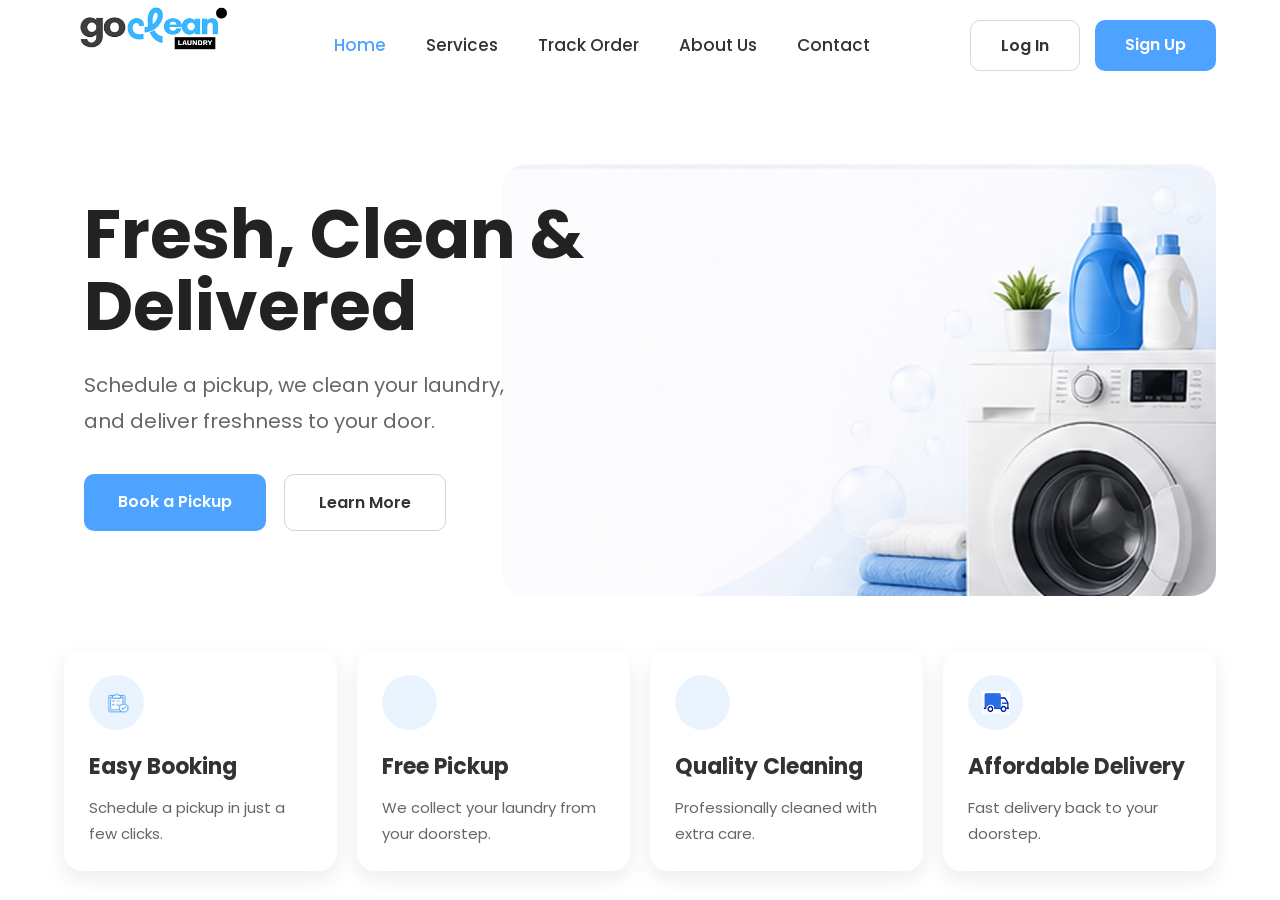
<file: index.html>
<!DOCTYPE html>
<html lang="en">
<head>
    <meta charset="UTF-8">
    <meta name="viewport" content="width=device-width, initial-scale=1.0">
    <title>GoClean Laundry</title>

    <!-- Google Font -->
    <link rel="preconnect" href="https://fonts.googleapis.com">
    <link rel="preconnect" href="https://fonts.gstatic.com" crossorigin>

    <link href="https://fonts.googleapis.com/css2?family=Poppins:wght@300;400;500;600;700;800&display=swap" rel="stylesheet">

    <link rel="stylesheet" href="css/style.css">
</head>

<body>

<div class="container">

    <!-- ================= HEADER ================= -->

    <header class="header">

        <div class="logo">

            <img src="images/logo.png" alt="GoClean Logo">

        </div>

        <nav class="navbar">

            <ul>

                <li><a href="index.html" class="active">Home</a></li>

                <li><a href="services.html">Services</a></li>

                <li><a href="track-order.html">Track Order</a></li>

                <li><a href="about.html">About Us</a></li>

                <li><a href="contact.html">Contact</a></li>

            </ul>

        </nav>

        <div class="nav-buttons">

            <a href="login.html" class="login-btn">Log In</a>

            <a href="signup.html" class="signup-btn">Sign Up</a>

        </div>

    </header>

    <!-- ================= HERO ================= -->

    <section class="hero">

        <!-- Image -->

        <div class="hero-image">

            <img src="images/washing-machine.3.png" alt="Laundry Service">

        </div>

        <!-- Text -->

        <div class="hero-text">

            <h1>

                Fresh, Clean &
                <br>
                Delivered

            </h1>

            <p>

                Schedule a pickup, we clean your laundry,
                and deliver freshness to your door.

            </p>

            <div class="hero-buttons">

                <a href="#" class="primary-btn">

                    Book a Pickup

                </a>

                <a href="#" class="secondary-btn">

                    Learn More

                </a>

            </div>

        </div>

    </section>

    <!-- ================= FEATURES ================= -->

    <section class="features">

        <div class="feature-card">

            <div class="feature-icon">

                <img src="images/booking.png" alt="Easy Booking">

            </div>

            <h3>Easy Booking</h3>

            <p>

                Schedule a pickup in just a few clicks.

            </p>

        </div>

        <div class="feature-card">

            <div class="feature-icon"></div>

            <h3>Free Pickup</h3>

            <p>

                We collect your laundry from your doorstep.

            </p>

        </div>

        <div class="feature-card">

            <div class="feature-icon"></div>

            <h3>Quality Cleaning</h3>

            <p>

                Professionally cleaned with extra care.

            </p>

        </div>

        <div class="feature-card">

            <div class="feature-icon">

                <img src="images/delivery.png" alt="Affordable Delivery">

            </div>

            <h3>Affordable Delivery</h3>

            <p>

                Fast delivery back to your doorstep.

            </p>

        </div>

    </section>

</div>

</body>
</html>
</file>
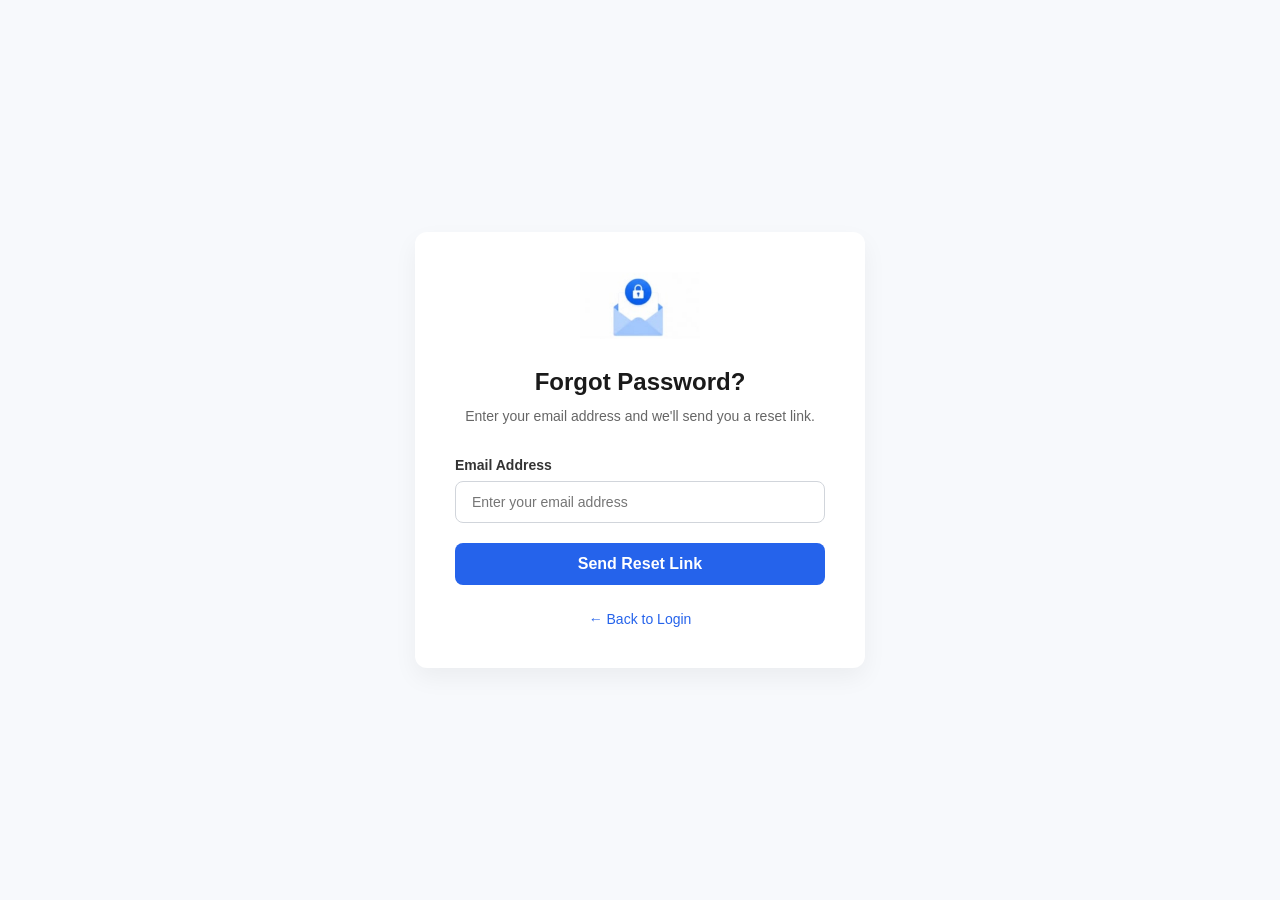
<file: forgot-password.html>
<!DOCTYPE html>
<html lang="en">
<head>
    <meta charset="UTF-8">
    <title>Forgot Password - GoClean</title>
    <style>
        body {
            display: flex;
            justify-content: center;
            align-items: center;
            height: 100vh;
            margin: 0;
            background-color: #f7f9fc;
            font-family: -apple-system, BlinkMacSystemFont, "Segoe UI", Roboto, Helvetica, Arial, sans-serif;
        }
        .auth-card {
            width: 450px;
            padding: 40px;
            background: #ffffff;
            box-shadow: 0 10px 25px rgba(0, 0, 0, 0.05);
            border-radius: 12px;
            box-sizing: border-box;
        }
        .image-container {
            text-align: center;
            margin-bottom: 25px;
        }
        .image-container img {
            width: 120px;
            height: auto;
        }
        .auth-card h2 {
            text-align: center;
            margin: 0 0 10px 0;
            color: #1a1a1a;
            font-size: 24px;
        }
        .auth-card p {
            text-align: center;
            margin: 0 0 30px 0;
            color: #666666;
            font-size: 14px;
            line-height: 1.5;
        }
        .input-group {
            margin-bottom: 20px;
        }
        .input-group label {
            display: block;
            margin-bottom: 8px;
            font-weight: 600;
            color: #333333;
            font-size: 14px;
        }
        .input-group input {
            width: 100%;
            padding: 12px 16px;
            border: 1px solid #d1d5db;
            border-radius: 8px;
            box-sizing: border-box;
            font-size: 14px;
            outline: none;
            transition: border-color 0.2s;
        }
        .input-group input:focus {
            border-color: #2563eb;
        }
        .btn {
            width: 100%;
            padding: 12px;
            background-color: #2563eb;
            border: none;
            color: white;
            font-size: 16px;
            font-weight: 600;
            border-radius: 8px;
            cursor: pointer;
            transition: background-color 0.2s;
        }
        .btn:hover {
            background-color: #1d4ed8;
        }
        .login-redirect {
            text-align: center;
            margin-top: 25px;
        }
        .login-redirect a {
            color: #2563eb;
            text-decoration: none;
            font-size: 14px;
            font-weight: 500;
        }
        .login-redirect a:hover {
            text-decoration: underline;
        }
    </style>
</head>
<body>

<div class="auth-card">
    <div class="image-container">
        <img src="images/password.png" alt="Lock illustration">
    </div>

    <h2>Forgot Password?</h2>
    <p>Enter your email address and we'll send you a reset link.</p>

    <form action="reset-password.html" method="GET">
        <div class="input-group">
            <label for="email">Email Address</label>
            <input type="email" id="email" name="email" required placeholder="Enter your email address">
        </div>
        <button type="submit" class="btn">Send Reset Link</button>
    </form>

    <div class="login-redirect">
        <a href="login.html">&larr; Back to Login</a>
    </div>
</div>

</body>
</html>
</file>
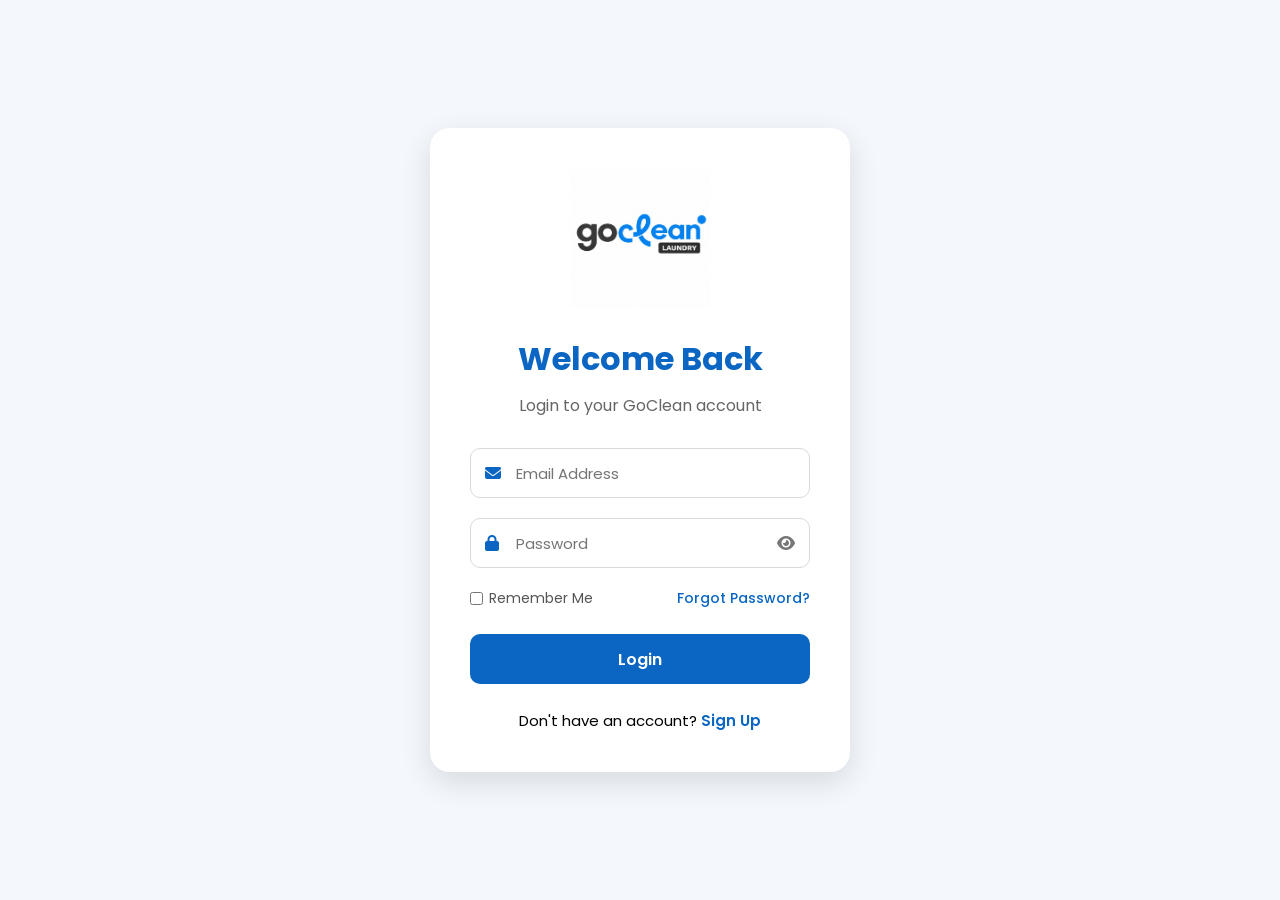
<file: login.html>
<!DOCTYPE html>

<html lang="en">

<head>

    <meta charset="UTF-8">
    <meta name="viewport" content="width=device-width, initial-scale=1.0">

    <title>GoClean | Login</title>

    <!-- CSS -->
    <link rel="stylesheet" href="css/login.css">

    <!-- Font Awesome -->
    <link rel="stylesheet"
        href="https://cdnjs.cloudflare.com/ajax/libs/font-awesome/6.7.2/css/all.min.css">

</head>

<body>

    <div class="container">

        <div class="login-card">

            <img src="js/images/goclean.jpeg" alt="GoClean Logo" class="logo">

            <h1>Welcome Back</h1>

            <p>Login to your GoClean account</p>

            <form id="loginForm">

                <div class="input-box">

                    <i class="fa-solid fa-envelope"></i>

                    <input
                        type="email"
                        id="email"
                        placeholder="Email Address"
                        required>

                </div>


                <div class="input-box password-box">

                    <i class="fa-solid fa-lock"></i>

                    <input
                        type="password"
                        id="password"
                        placeholder="Password"
                        required>

                    <i
                        class="fa-solid fa-eye"
                        id="togglePassword"></i>

                </div>


                <div class="options">

                    <label>

                        <input type="checkbox">

                        Remember Me

                    </label>

                    <a href="forgot-password.html">
                        Forgot Password?
                    </a>

                </div>


                <button type="submit">
                    Login
                </button>

            </form>


            <div class="signup-link">

                Don't have an account?

                <a href="signup.html">
                    Sign Up
                </a>

            </div>

        </div>

    </div>


    <script src="js/login.js"></script>

</body>

</html>
</file>
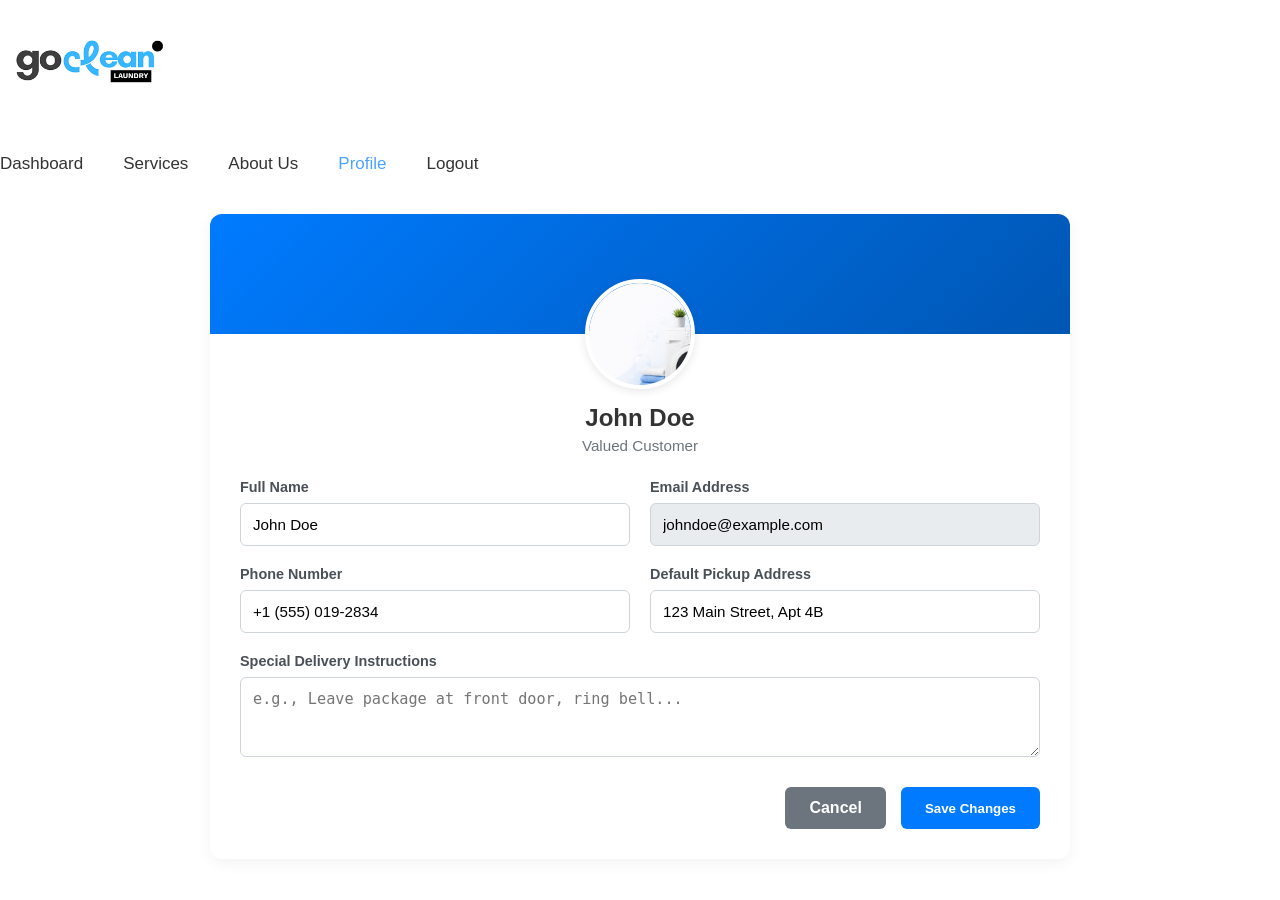
<file: profile.html>
<!-- profile.html -->
<!DOCTYPE html>
<html lang="en">
<head>
  <meta charset="UTF-8">
  <meta name="viewport" content="width=device-width, initial-scale=1.0">
  <title>User Profile - GoClean</title>
  <link rel="stylesheet" href="css/style.css">
  <link rel="stylesheet" href="css/dashboard.css">
  <style>
    /* Profile-specific layout & enhancements matching theme */
    .profile-container {
      max-width: 900px;
      margin: 40px auto;
      padding: 0 20px;
    }
    
    .profile-card {
      background: #ffffff;
      border-radius: 12px;
      box-shadow: 0 4px 15px rgba(0, 0, 0, 0.05);
      overflow: hidden;
      margin-bottom: 30px;
    }

    .profile-header-banner {
      background: linear-gradient(135deg, #007bff, #0056b3);
      height: 120px;
      position: relative;
    }

    .profile-avatar-wrapper {
      position: relative;
      width: 110px;
      height: 110px;
      margin: -55px auto 15px;
    }

    .profile-avatar {
      width: 100%;
      height: 100%;
      border-radius: 50%;
      border: 4px solid #ffffff;
      object-fit: cover;
      background-color: #f0f4f8;
      box-shadow: 0 2px 10px rgba(0,0,0,0.1);
    }

    .profile-body {
      padding: 0 30px 30px;
      text-align: center;
    }

    .profile-body h2 {
      margin: 5px 0;
      color: #333333;
      font-size: 1.5rem;
    }

    .profile-body p.role {
      color: #6c757d;
      font-size: 0.95rem;
      margin-bottom: 25px;
    }

    .form-grid {
      display: grid;
      grid-template-columns: repeat(auto-fit, minmax(280px, 1fr));
      gap: 20px;
      text-align: left;
    }

    .form-group {
      display: flex;
      flex-direction: column;
    }

    .form-group label {
      font-weight: 600;
      margin-bottom: 8px;
      color: #495057;
      font-size: 0.9rem;
    }

    .form-group input,
    .form-group textarea {
      padding: 12px;
      border: 1px solid #ced4da;
      border-radius: 6px;
      font-size: 0.95rem;
      transition: border-color 0.2s ease;
    }

    .form-group input:focus,
    .form-group textarea:focus {
      outline: none;
      border-color: #007bff;
    }

    .form-group input[readonly] {
      background-color: #e9ecef;
      cursor: not-allowed;
    }

    .action-buttons {
      margin-top: 30px;
      display: flex;
      justify-content: flex-end;
      gap: 15px;
    }

    .btn-save {
      background-color: #007bff;
      color: #ffffff;
      border: none;
      padding: 12px 24px;
      border-radius: 6px;
      font-weight: 600;
      cursor: pointer;
      transition: background-color 0.2s ease;
    }

    .btn-save:hover {
      background-color: #0056b3;
    }

    .btn-cancel {
      background-color: #6c757d;
      color: #ffffff;
      border: none;
      padding: 12px 24px;
      border-radius: 6px;
      font-weight: 600;
      cursor: pointer;
      text-decoration: none;
      display: inline-block;
    }

    .btn-cancel:hover {
      background-color: #5a6268;
    }
  </style>
</head>
<body>

  <!-- Navigation Bar -->
  <header class="navbar">
    <div class="logo">
      <a href="dashboard.html">
        <img src="images/logo.png" alt="GoClean Logo">
      </a>
    </div>
    <nav>
      <ul>
        <li><a href="dashboard.html">Dashboard</a></li>
        <li><a href="services.html">Services</a></li>
        <li><a href="about-us.html">About Us</a></li>
        <li><a href="profile.html" class="active">Profile</a></li>
        <li><a href="login.html" class="logout-btn">Logout</a></li>
      </ul>
    </nav>
  </header>

  <!-- Main Profile Section -->
  <main class="profile-container">
    <div class="profile-card">
      <div class="profile-header-banner"></div>
      
      <div class="profile-body">
        <div class="profile-avatar-wrapper">
          <img src="images/washing-machine.3.png" alt="User Avatar" class="profile-avatar" id="avatarPreview">
        </div>
        
        <h2 id="displayName">John Doe</h2>
        <p class="role">Valued Customer</p>

        <form id="profileForm">
          <div class="form-grid">
            <div class="form-group">
              <label for="fullName">Full Name</label>
              <input type="text" id="fullName" name="fullName" value="John Doe" required>
            </div>

            <div class="form-group">
              <label for="email">Email Address</label>
              <input type="email" id="email" name="email" value="johndoe@example.com" readonly>
            </div>

            <div class="form-group">
              <label for="phone">Phone Number</label>
              <input type="tel" id="phone" name="phone" value="+1 (555) 019-2834" required>
            </div>

            <div class="form-group">
              <label for="pickupAddress">Default Pickup Address</label>
              <input type="text" id="pickupAddress" name="pickupAddress" value="123 Main Street, Apt 4B" required>
            </div>

            <div class="form-group" style="grid-column: 1 / -1;">
              <label for="instructions">Special Delivery Instructions</label>
              <textarea id="instructions" name="instructions" rows="3" placeholder="e.g., Leave package at front door, ring bell..."></textarea>
            </div>
          </div>

          <div class="action-buttons">
            <a href="dashboard.html" class="btn-cancel">Cancel</a>
            <button type="submit" class="btn-save">Save Changes</button>
          </div>
        </form>
      </div>
    </div>
  </main>

  <script>
    // Handle Profile Update UI interactions
    document.getElementById('profileForm').addEventListener('submit', function(e) {
      e.preventDefault();
      
      const updatedName = document.getElementById('fullName').value;
      document.getElementById('displayName').textContent = updatedName;
      
      alert('Profile updated successfully!');
    });
  </script>
</body>
</html>
</file>
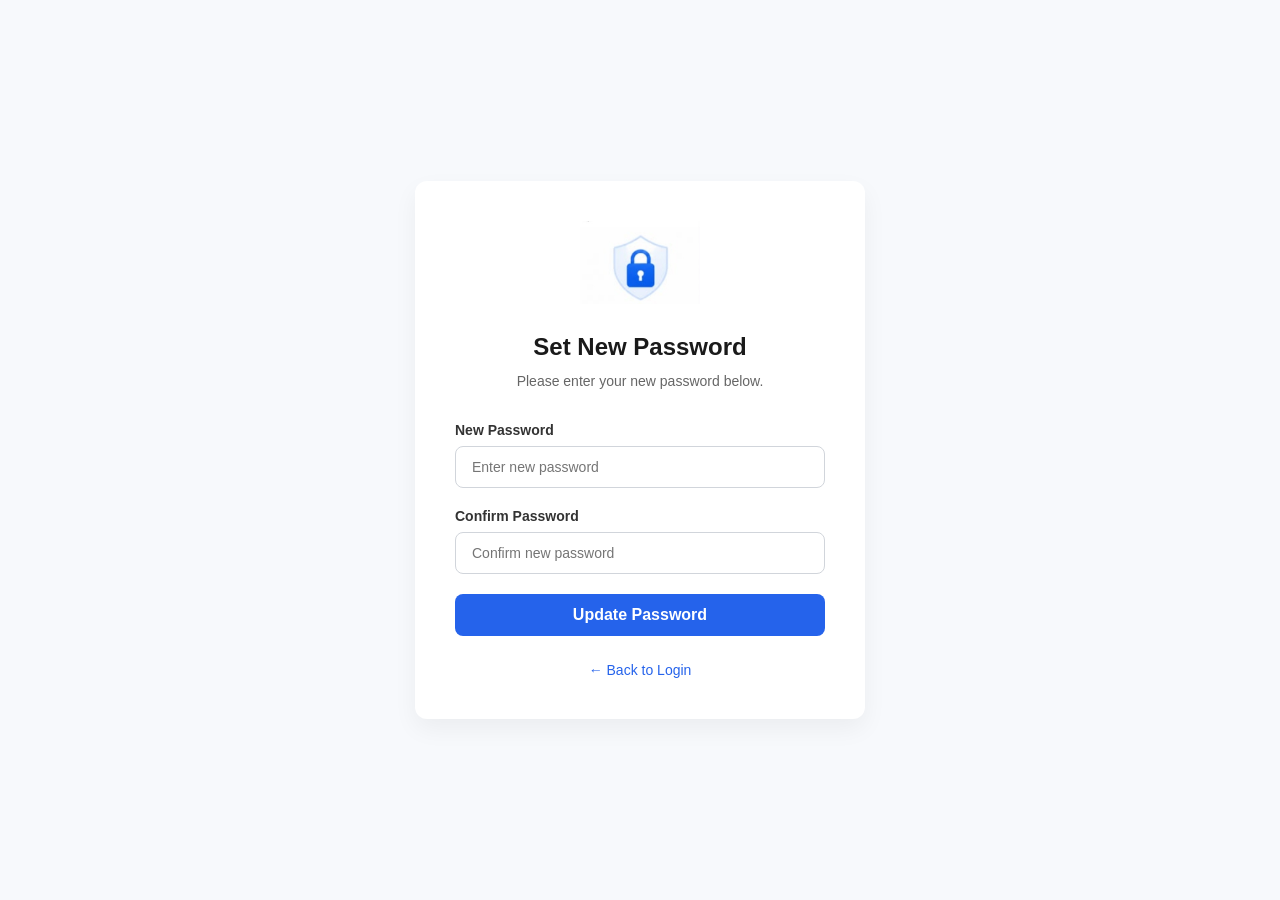
<file: reset-password.html>
<!DOCTYPE html>
<html lang="en">
<head>
    <meta charset="UTF-8">
    <title>Reset Password - GoClean</title>
    <style>
        body {
            display: flex;
            justify-content: center;
            align-items: center;
            height: 100vh;
            margin: 0;
            background-color: #f7f9fc;
            font-family: -apple-system, BlinkMacSystemFont, "Segoe UI", Roboto, Helvetica, Arial, sans-serif;
        }
        .auth-card {
            width: 450px;
            padding: 40px;
            background: #ffffff;
            box-shadow: 0 10px 25px rgba(0, 0, 0, 0.05);
            border-radius: 12px;
            box-sizing: border-box;
        }
        .image-container {
            text-align: center;
            margin-bottom: 25px;
        }
        .image-container img {
            width: 120px;
            height: auto;
        }
        .auth-card h2 {
            text-align: center;
            margin: 0 0 10px 0;
            color: #1a1a1a;
            font-size: 24px;
        }
        .auth-card p {
            text-align: center;
            margin: 0 0 30px 0;
            color: #666666;
            font-size: 14px;
            line-height: 1.5;
        }
        .input-group {
            margin-bottom: 20px;
        }
        .input-group label {
            display: block;
            margin-bottom: 8px;
            font-weight: 600;
            color: #333333;
            font-size: 14px;
        }
        .input-group input {
            width: 100%;
            padding: 12px 16px;
            border: 1px solid #d1d5db;
            border-radius: 8px;
            box-sizing: border-box;
            font-size: 14px;
            outline: none;
            transition: border-color 0.2s;
        }
        .input-group input:focus {
            border-color: #2563eb;
        }
        .btn {
            width: 100%;
            padding: 12px;
            background-color: #2563eb;
            border: none;
            color: white;
            font-size: 16px;
            font-weight: 600;
            border-radius: 8px;
            cursor: pointer;
            transition: background-color 0.2s;
        }
        .btn:hover {
            background-color: #1d4ed8;
        }
        .login-redirect {
            text-align: center;
            margin-top: 25px;
        }
        .login-redirect a {
            color: #2563eb;
            text-decoration: none;
            font-size: 14px;
            font-weight: 500;
        }
        .login-redirect a:hover {
            text-decoration: underline;
        }
    </style>
</head>
<body>

<div class="auth-card">
    <div class="image-container">
        <img src="images/reset.png" alt="Reset password illustration">
    </div>

    <h2>Set New Password</h2>
    <p>Please enter your new password below.</p>

    <form action="login.html" method="GET">
        <div class="input-group">
            <label for="new-password">New Password</label>
            <input type="password" id="new-password" name="password" required placeholder="Enter new password">
        </div>

        <div class="input-group">
            <label for="confirm-password">Confirm Password</label>
            <input type="password" id="confirm-password" name="confirm_password" required placeholder="Confirm new password">
        </div>

        <button type="submit" class="btn">Update Password</button>
    </form>

    <div class="login-redirect">
        <a href="login.html">&larr; Back to Login</a>
    </div>
</div>

</body>
</html>
</file>
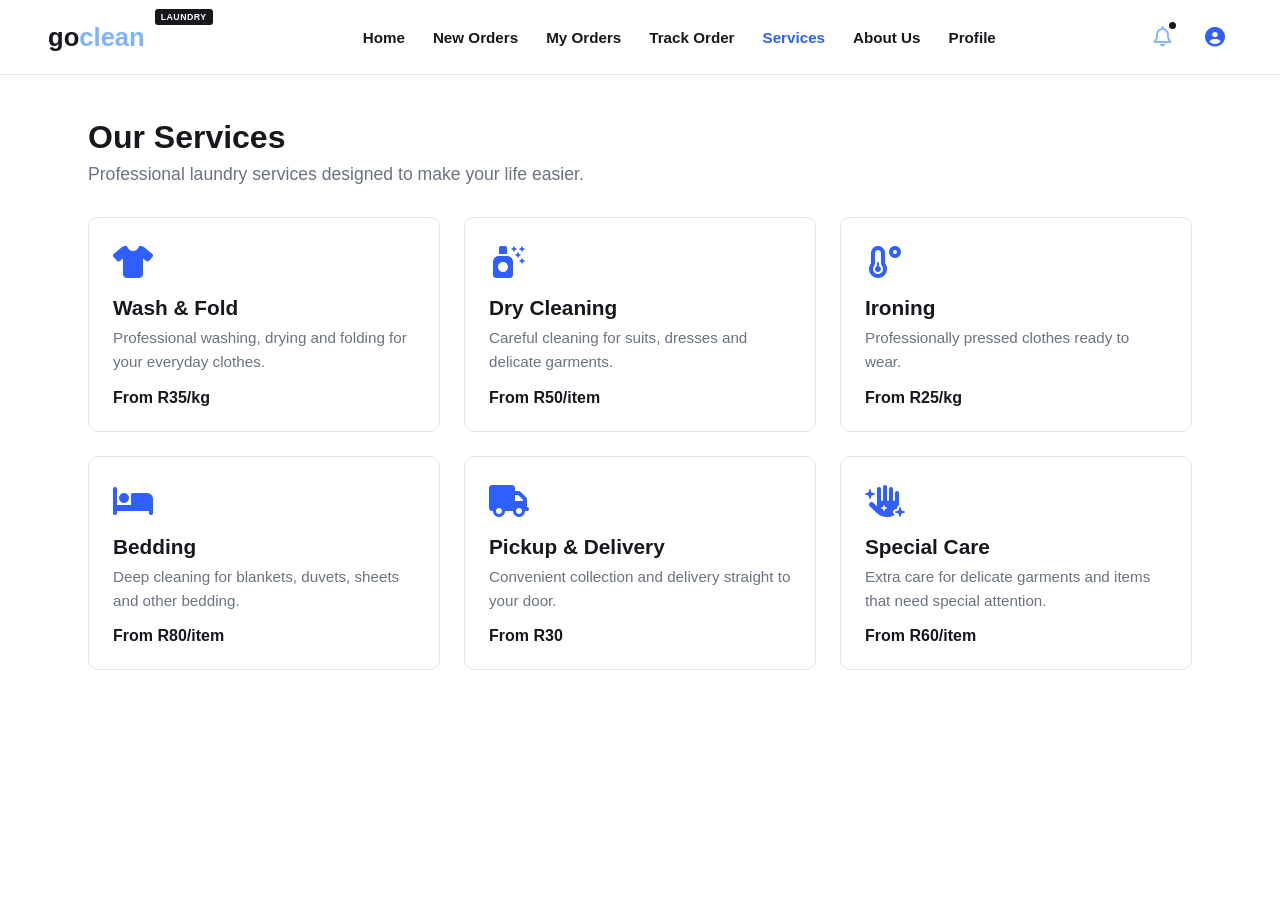
<file: services.html>
<!DOCTYPE html>
<html lang="en">

<head>
    <meta charset="UTF-8">
    <meta name="viewport" content="width=device-width, initial-scale=1.0">

    <title>Services | GoClean</title>

    <link rel="stylesheet" href="css/services.css">

    <!-- Font Awesome -->
    <link rel="stylesheet"
        href="https://cdnjs.cloudflare.com/ajax/libs/font-awesome/6.7.2/css/all.min.css">
</head>

<body>

<div class="container">

    <!-- ================= HEADER ================= -->

    <header class="site-header">

        <a href="dashboard.html" class="logo">
            <span>go<span class="logo-accent">clean</span></span>
            <span class="logo-badge">LAUNDRY</span>
        </a>

        <nav class="main-nav">

            <a href="dashboard.html">Home</a>

            <a href="order.html">New Orders</a>

            <a href="my-orders.html">My Orders</a>

            <a href="track-order.html">Track Order</a>

            <a href="services.html" class="active">Services</a>

            <a href="about-us.html">About Us</a>

            <a href="profile.html">Profile</a>

        </nav>

        <div class="header-icons">

            <button class="icon-btn" aria-label="Notifications">
                <i class="fa-regular fa-bell"></i>
                <span class="notif-dot"></span>
            </button>

            <a href="profile.html"
               class="icon-btn"
               aria-label="Profile">

                <i class="fa-solid fa-circle-user"></i>

            </a>

        </div>

    </header>


    <!-- ================= SERVICES ================= -->

    <main class="services-page">

        <h1>Our Services</h1>

        <p class="subtitle">
            Professional laundry services designed to make your life easier.
        </p>


        <div class="services-grid">


            <!-- WASH & FOLD -->

            <div class="service-card">

                <div class="icon">
                    <i class="fa-solid fa-shirt"></i>
                </div>

                <h2>Wash & Fold</h2>

                <p class="desc">
                    Professional washing, drying and folding for your everyday clothes.
                </p>

                <p class="price">
                    From R35/kg
                </p>

            </div>


            <!-- DRY CLEANING -->

            <div class="service-card">

                <div class="icon">
                    <i class="fa-solid fa-spray-can-sparkles"></i>
                </div>

                <h2>Dry Cleaning</h2>

                <p class="desc">
                    Careful cleaning for suits, dresses and delicate garments.
                </p>

                <p class="price">
                    From R50/item
                </p>

            </div>


            <!-- IRONING -->

            <div class="service-card">

                <div class="icon">
                    <i class="fa-solid fa-temperature-low"></i>
                </div>

                <h2>Ironing</h2>

                <p class="desc">
                    Professionally pressed clothes ready to wear.
                </p>

                <p class="price">
                    From R25/kg
                </p>

            </div>


            <!-- BEDDING -->

            <div class="service-card">

                <div class="icon">
                    <i class="fa-solid fa-bed"></i>
                </div>

                <h2>Bedding</h2>

                <p class="desc">
                    Deep cleaning for blankets, duvets, sheets and other bedding.
                </p>

                <p class="price">
                    From R80/item
                </p>

            </div>


            <!-- PICKUP & DELIVERY -->

            <div class="service-card">

                <div class="icon">
                    <i class="fa-solid fa-truck"></i>
                </div>

                <h2>Pickup & Delivery</h2>

                <p class="desc">
                    Convenient collection and delivery straight to your door.
                </p>

                <p class="price">
                    From R30
                </p>

            </div>


            <!-- SPECIAL CARE -->

            <div class="service-card">

                <div class="icon">
                    <i class="fa-solid fa-hand-sparkles"></i>
                </div>

                <h2>Special Care</h2>

                <p class="desc">
                    Extra care for delicate garments and items that need special attention.
                </p>

                <p class="price">
                    From R60/item
                </p>

            </div>

        </div>

    </main>

</div>

</body>
</html>
</file>
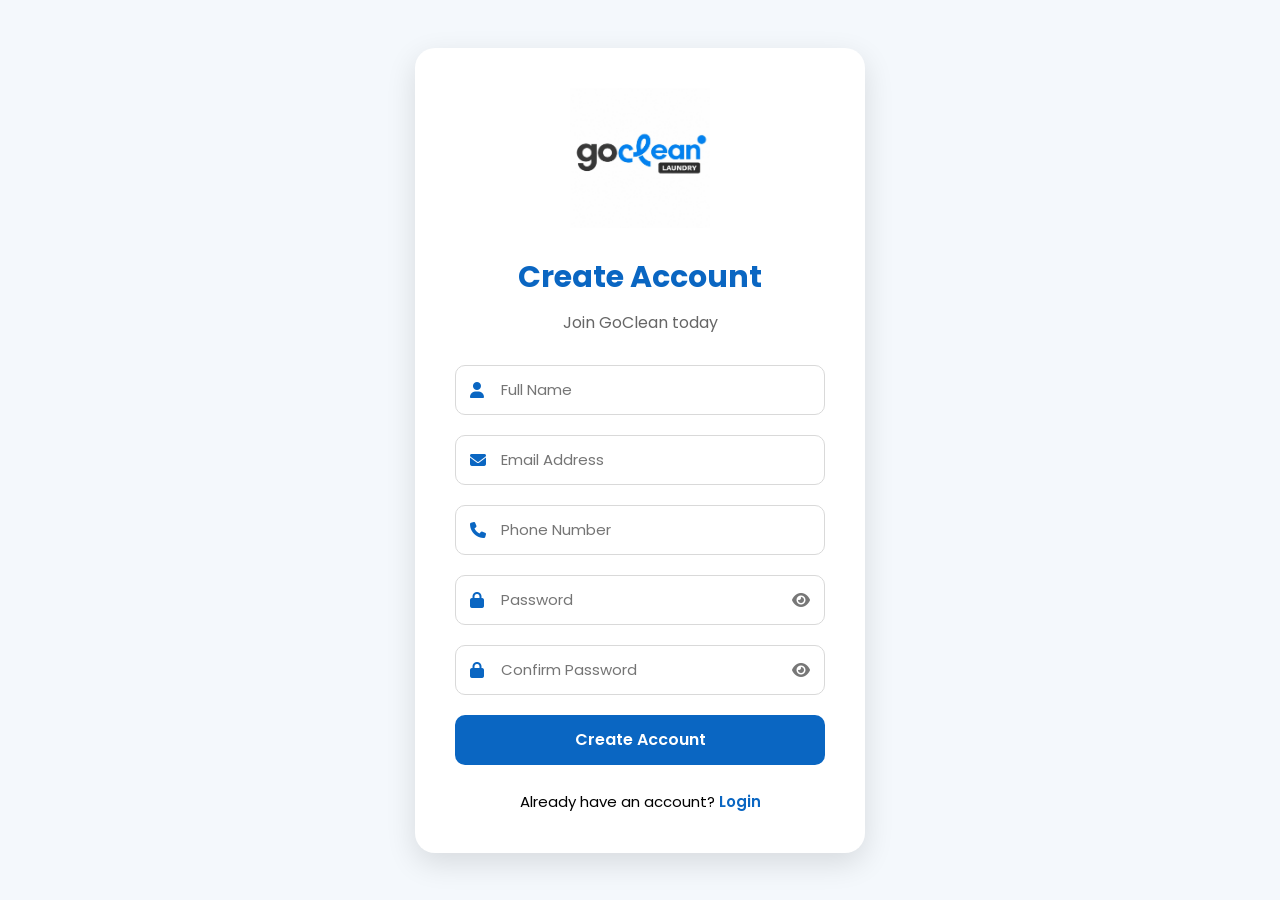
<file: signup.html>
<!DOCTYPE html>
<html lang="en">

<head>
    <meta charset="UTF-8">
    <meta name="viewport" content="width=device-width, initial-scale=1.0">
    <title>GoClean | Sign Up</title>

    <!-- CSS -->
    <link rel="stylesheet" href="css/signup.css">

    <!-- Font Awesome -->
    <link rel="stylesheet"
        href="https://cdnjs.cloudflare.com/ajax/libs/font-awesome/6.7.2/css/all.min.css">
</head>

<body>

    <div class="container">

        <div class="signup-card">

           
             <img src="js/images/goclean.jpeg" alt="GoClean Logo" class="logo">   

            <h1>Create Account</h1>

            <p>Join GoClean today</p>

            <form id="signupForm">

                <div class="input-box">
                    <i class="fa-solid fa-user"></i>
                    <input type="text"
                        id="fullname"
                        placeholder="Full Name"
                        required>
                </div>

                <div class="input-box">
                    <i class="fa-solid fa-envelope"></i>
                    <input type="email"
                        id="email"
                        placeholder="Email Address"
                        required>
                </div>

                <div class="input-box">
                    <i class="fa-solid fa-phone"></i>
                    <input type="tel"
                        id="phone"
                        placeholder="Phone Number"
                        required>
                </div>

                <div class="input-box password-box">
                    <i class="fa-solid fa-lock"></i>

                    <input type="password"
                        id="password"
                        placeholder="Password"
                        required>

                    <i class="fa-solid fa-eye"
                        id="togglePassword"></i>
                </div>

                <div class="input-box password-box">
                    <i class="fa-solid fa-lock"></i>

                    <input type="password"
                        id="confirmPassword"
                        placeholder="Confirm Password"
                        required>

                    <i class="fa-solid fa-eye"
                        id="toggleConfirmPassword"></i>
                </div>

                <button type="submit">
                    Create Account
                </button>

            </form>

            <div class="login-link">

                Already have an account?

                <a href="login.html">
                    Login
                </a>

            </div>

        </div>

    </div>

    <script src="js/signup.js"></script>

</body>

</html>
</file>
<file: css/style.css>
/* ===========================
   GOOGLE FONT & RESET
=========================== */

*{
    margin:0;
    padding:0;
    box-sizing:border-box;
}

body{
    font-family:'Poppins',sans-serif;
    background:#ffffff;
    color:#333;
    overflow-x:hidden;
}

.container{
    width:90%;
    max-width:1400px;
    margin:0 auto;
}

/* ===========================
   HEADER
=========================== */

.header{
    height:90px;
    display:flex;
    justify-content:space-between;
    align-items:center;
}

.logo img{
    width:170px;
}

.navbar ul{
    display:flex;
    list-style:none;
    gap:40px;
}

.navbar a{
    text-decoration:none;
    color:#333;
    font-size:17px;
    font-weight:500;
    transition:.3s;
}

.navbar a:hover,
.navbar .active{
    color:#4DA3FF;
}

.nav-buttons{
    display:flex;
    gap:15px;
}

.login-btn,
.signup-btn{
    text-decoration:none;
    padding:12px 30px;
    border-radius:10px;
    font-weight:600;
    transition:.3s;
}

.login-btn{
    color:#333;
    border:1px solid #d8d8d8;
}

.login-btn:hover{
    background:#f5f5f5;
}

.signup-btn{
    background:#4DA3FF;
    color:#fff;
}

.signup-btn:hover{
    background:#2f8df2;
}

/* ===========================
   HERO
=========================== */

.hero{
    position:relative;
    height:580px;
    display:flex;
    align-items:center;
}

/* IMAGE */

.hero-image{
    position:absolute;
    right:0;
    width:62%;
    z-index:1;
}

.hero-image img{
    width:100%;
    border-radius:25px;
    display:block;
}

/* TEXT */

.hero-text{
    position:relative;
    width:55%;
    z-index:2;
    margin-left:20px;
    margin-top:-30px;
}

.hero-text h1{
    font-size:68px;
    line-height:1.05;
    font-weight:700;
    color:#222;
    margin-bottom:25px;
}

.hero-text p{
    font-size:20px;
    color:#666;
    line-height:1.8;
    width:430px;
    margin-bottom:35px;
}

.hero-buttons{
    display:flex;
    gap:18px;
}

.primary-btn,
.secondary-btn{
    text-decoration:none;
    padding:15px 34px;
    border-radius:10px;
    font-weight:600;
}

.primary-btn{
    background:#4DA3FF;
    color:white;
}

.secondary-btn{
    border:1px solid #d4d4d4;
    color:#333;
    background:white;
}

/* ===========================
   FEATURES
=========================== */

.features{
    display:grid;
    grid-template-columns:repeat(4,1fr);
    gap:20px;
    margin-top:-20px;
}

.feature-card{
    background:#fff;
    border-radius:18px;
    padding:25px;
    box-shadow:0 8px 22px rgba(0,0,0,.08);
    transition:.3s;
    min-height:220px;
}

.feature-card:hover{
    transform:translateY(-6px);
}

.feature-icon{
    width:55px;
    height:55px;
    background:#EAF4FF;
    border-radius:50%;
    display:flex;
    align-items:center;
    justify-content:center;
    margin-bottom:20px;
}

.feature-icon img{
    width:28px;
}

.feature-card h3{
    font-size:22px;
    margin-bottom:12px;
}

.feature-card p{
    font-size:15px;
    color:#666;
    line-height:1.7;
}

/* ===========================
   RESPONSIVE
=========================== */

@media(max-width:1100px){

.hero{
    height:auto;
    display:flex;
    flex-direction:column-reverse;
    gap:40px;
    padding:40px 0;
}

.hero-image,
.hero-text{
    position:static;
    width:100%;
}

.hero-text{
    margin:0;
    text-align:center;
}

.hero-text p{
    width:100%;
}

.hero-buttons{
    justify-content:center;
}

.features{
    grid-template-columns:repeat(2,1fr);
    margin-top:40px;
}

}

@media(max-width:768px){

.header{
    flex-direction:column;
    height:auto;
    gap:20px;
    padding:20px 0;
}

.navbar ul{
    flex-wrap:wrap;
    justify-content:center;
    gap:20px;
}

.nav-buttons{
    width:100%;
    justify-content:center;
}

.hero-text h1{
    font-size:46px;
}

.hero-text p{
    font-size:18px;
}

.features{
    grid-template-columns:1fr;
}

}
</file>
<file: css/login.css>
/* ==========================
   GoClean Login Page
========================== */

@import url('https://fonts.googleapis.com/css2?family=Poppins:wght@300;400;500;600;700&display=swap');

*{
    margin:0;
    padding:0;
    box-sizing:border-box;
    font-family:'Poppins',sans-serif;
}

body{
    background:#f4f8fc;
    display:flex;
    justify-content:center;
    align-items:center;
    min-height:100vh;
}

.container{
    width:100%;
    display:flex;
    justify-content:center;
    align-items:center;
    padding:20px;
}

.login-card{
    width:420px;
    background:#fff;
    border-radius:20px;
    padding:40px;
    box-shadow:0 10px 30px rgba(0,0,0,.12);
    text-align:center;
}

.logo{
    width:140px;
    margin-bottom:20px;
}

.login-card h1{
    color:#0A66C2;
    font-size:32px;
    margin-bottom:10px;
}

.login-card p{
    color:#666;
    margin-bottom:30px;
}

.input-box{
    position:relative;
    margin-bottom:20px;
}

.input-box input{
    width:100%;
    height:50px;
    border:1px solid #d9d9d9;
    border-radius:10px;
    outline:none;
    padding:0 45px;
    font-size:15px;
    transition:.3s;
}

.input-box input:focus{
    border-color:#0A66C2;
    box-shadow:0 0 5px rgba(10,102,194,.3);
}

.input-box i:first-child{
    position:absolute;
    left:15px;
    top:50%;
    transform:translateY(-50%);
    color:#0A66C2;
}

#togglePassword{
    position:absolute;
    right:15px;
    top:50%;
    transform:translateY(-50%);
    cursor:pointer;
    color:#777;
}

.options{
    display:flex;
    justify-content:space-between;
    align-items:center;
    margin-bottom:25px;
    font-size:14px;
}

.options label{
    display:flex;
    align-items:center;
    gap:6px;
    color:#555;
}

.options a{
    text-decoration:none;
    color:#0A66C2;
    font-weight:500;
}

.options a:hover{
    text-decoration:underline;
}

button{
    width:100%;
    height:50px;
    background:#0A66C2;
    color:#fff;
    border:none;
    border-radius:10px;
    font-size:16px;
    font-weight:600;
    cursor:pointer;
    transition:.3s;
}

button:hover{
    background:#084b90;
}

.signup-link{
    margin-top:25px;
    font-size:15px;
}

.signup-link a{
    text-decoration:none;
    color:#0A66C2;
    font-weight:600;
}

.signup-link a:hover{
    text-decoration:underline;
}

/* Mobile */

@media(max-width:480px){

    .login-card{
        width:100%;
        padding:30px 25px;
    }

    .logo{
        width:110px;
    }

    .login-card h1{
        font-size:28px;
    }

}
</file>
<file: css/dashboard.css>
/* ===========================
   GoClean Dashboard
=========================== */

:root {
    --blue: #2f5fff;
    --blue-light: #7fb3ff;
    --text-dark: #16181d;
    --text-gray: #6b7280;
    --border: #e3e5e9;
    --bg: #ffffff;
    --soft-bg: #f8f9fb;
    --order-bg: #f4f7ff;
    --order-border: #dbe5ff;
}

* {
    box-sizing: border-box;
}

body {
    margin: 0;
    font-family: -apple-system, "Segoe UI", Roboto, Helvetica, Arial, sans-serif;
    color: var(--text-dark);
    background: var(--bg);
}


/* ===========================
   HEADER
=========================== */

.site-header {
    display: flex;
    align-items: center;
    justify-content: space-between;
    padding: 20px 48px;
    border-bottom: 1px solid var(--border);
    background: #ffffff;
}

.logo {
    display: flex;
    align-items: center;
    gap: 10px;
    font-size: 1.6rem;
    font-weight: 800;
    color: var(--text-dark);
    text-decoration: none;
}

.logo-accent {
    color: var(--blue-light);
}

.logo-badge {
    background: var(--text-dark);
    color: #ffffff;
    font-size: 0.55rem;
    font-weight: 700;
    letter-spacing: 0.05em;
    padding: 3px 6px;
    border-radius: 3px;
    align-self: flex-start;
    margin-top: -14px;
}

.main-nav {
    display: flex;
    gap: 28px;
}

.main-nav a {
    text-decoration: none;
    color: var(--text-dark);
    font-weight: 600;
    font-size: 0.95rem;
    transition: 0.2s ease;
}

.main-nav a.active,
.main-nav a:hover {
    color: var(--blue);
}

.header-icons {
    display: flex;
    align-items: center;
    gap: 18px;
}

.icon-btn {
    position: relative;
    display: inline-flex;
    align-items: center;
    justify-content: center;
    width: 34px;
    height: 34px;
    border: none;
    background: none;
    color: var(--blue);
    cursor: pointer;
    padding: 0;
    text-decoration: none;
    font-size: 20px;
}

.icon-btn:first-child {
    color: var(--blue-light);
}

.notif-dot {
    position: absolute;
    top: 2px;
    right: 4px;
    width: 7px;
    height: 7px;
    border-radius: 50%;
    background: var(--text-dark);
}


/* ===========================
   DASHBOARD
=========================== */

.dashboard {
    max-width: 1200px;
    margin: 0 auto;
    padding: 48px;
}


/* ===========================
   WELCOME
=========================== */

.welcome-section {
    padding: 10px 0 42px;
}

.welcome-label,
.section-label {
    margin: 0 0 8px;
    color: var(--blue);
    font-size: 0.72rem;
    font-weight: 800;
    letter-spacing: 0.12em;
}

.welcome-section h1 {
    margin: 0;
    font-size: 2.5rem;
    line-height: 1.15;
    font-weight: 800;
    letter-spacing: -0.04em;
}

.welcome-section h1 span {
    font-size: 2rem;
}

.welcome-text {
    margin: 12px 0 0;
    color: var(--text-gray);
    font-size: 1rem;
}


/* ===========================
   SECTION HEADINGS
=========================== */

.section-heading {
    display: flex;
    align-items: flex-end;
    justify-content: space-between;
    margin-bottom: 18px;
}

.section-heading h2 {
    margin: 0;
    font-size: 1.45rem;
    font-weight: 750;
    letter-spacing: -0.02em;
}

.simple-heading {
    margin-bottom: 18px;
}

.view-link {
    display: inline-flex;
    align-items: center;
    gap: 7px;
    color: var(--blue);
    font-size: 0.9rem;
    font-weight: 700;
    text-decoration: none;
    transition: 0.2s ease;
}

.view-link:hover {
    gap: 10px;
}


/* ===========================
   CURRENT ORDER
=========================== */

.current-order-section {
    margin-bottom: 48px;
}

.current-order-card {
    display: grid;
    grid-template-columns: 280px 1fr;
    min-height: 270px;
    overflow: hidden;

    /* New colour treatment */
    background: var(--order-bg);
    border: 1px solid var(--order-border);

    border-radius: 14px;
    box-shadow: 0 8px 25px rgba(47, 95, 255, 0.07);
    transition: 0.2s ease;
}

.current-order-card:hover {
    box-shadow: 0 10px 28px rgba(47, 95, 255, 0.11);
    transform: translateY(-1px);
}

.order-image {
    min-height: 270px;
    background: #e9efff;
    overflow: hidden;
}

.order-image img {
    width: 100%;
    height: 100%;
    object-fit: cover;
    display: block;
}

.order-details {
    padding: 30px;
    display: flex;
    flex-direction: column;
    justify-content: center;
}

.order-top {
    display: flex;
    align-items: flex-start;
    justify-content: space-between;
    gap: 20px;
}

.order-number {
    display: block;
    color: var(--text-gray);
    font-size: 0.82rem;
    font-weight: 700;
    margin-bottom: 5px;
}

.order-top h3 {
    margin: 0;
    font-size: 1.45rem;
    font-weight: 750;
}

.status {
    display: inline-flex;
    align-items: center;
    padding: 7px 12px;
    border-radius: 30px;
    font-size: 0.78rem;
    font-weight: 750;
}

.picked-up {
    color: var(--blue);
    background: #e4ecff;
}

.order-info {
    display: flex;
    gap: 42px;
    margin: 28px 0;
}

.info-item {
    display: flex;
    align-items: center;
    gap: 11px;
}

.info-item > i {
    color: var(--blue);
    font-size: 18px;
}

.info-item div {
    display: flex;
    flex-direction: column;
    gap: 4px;
}

.info-item span {
    color: var(--text-gray);
    font-size: 0.78rem;
}

.info-item strong {
    font-size: 0.88rem;
    font-weight: 700;
}

.primary-btn {
    display: inline-flex;
    align-items: center;
    justify-content: center;
    align-self: flex-start;
    gap: 9px;
    padding: 11px 18px;
    color: #ffffff;
    background: var(--blue);
    border-radius: 7px;
    text-decoration: none;
    font-size: 0.88rem;
    font-weight: 700;
    transition: 0.2s ease;
}

.primary-btn:hover {
    transform: translateY(-1px);
    box-shadow: 0 5px 14px rgba(47, 95, 255, 0.2);
}


/* ===========================
   QUICK ACTIONS
=========================== */

.quick-section {
    margin-bottom: 48px;
}

.quick-actions {
    display: grid;
    grid-template-columns: repeat(3, 1fr);
    gap: 18px;
}

.quick-card {
    position: relative;
    display: flex;
    align-items: center;
    gap: 15px;
    padding: 22px;
    border: 1px solid var(--border);
    border-radius: 11px;
    color: var(--text-dark);
    text-decoration: none;
    background: #ffffff;
    transition: 0.2s ease;
}

.quick-card:hover {
    transform: translateY(-2px);
    box-shadow: 0 7px 20px rgba(20, 20, 30, 0.07);
    border-color: #d7dce5;
}

.quick-icon {
    flex-shrink: 0;
    width: 44px;
    height: 44px;
    display: flex;
    align-items: center;
    justify-content: center;
    color: var(--blue);
    background: #eef3ff;
    border-radius: 9px;
    font-size: 17px;
}

.quick-card h3 {
    margin: 0 0 5px;
    font-size: 0.98rem;
    font-weight: 750;
}

.quick-card p {
    margin: 0;
    color: var(--text-gray);
    font-size: 0.8rem;
}

.quick-card .arrow {
    margin-left: auto;
    color: #a1a6b0;
    font-size: 13px;
    transition: 0.2s ease;
}

.quick-card:hover .arrow {
    color: var(--blue);
    transform: translateX(3px);
}


/* ===========================
   RECENT ORDERS
=========================== */

.recent-section {
    margin-bottom: 30px;
}

.orders-list {
    border: 1px solid var(--border);
    border-radius: 11px;
    overflow: hidden;
    background: #ffffff;
}

.recent-order {
    display: flex;
    align-items: center;
    justify-content: space-between;
    gap: 30px;
    padding: 22px 24px;
    border-bottom: 1px solid var(--border);
    transition: 0.2s ease;
}

.recent-order:last-child {
    border-bottom: none;
}

.recent-order:hover {
    background: #fcfcfd;
}

.recent-main {
    display: flex;
    align-items: center;
    gap: 15px;
}

.order-icon {
    width: 44px;
    height: 44px;
    flex-shrink: 0;
    display: flex;
    align-items: center;
    justify-content: center;
    color: var(--blue);
    background: #eef3ff;
    border-radius: 9px;
}

.recent-number {
    display: block;
    color: var(--text-gray);
    font-size: 0.76rem;
    font-weight: 700;
    margin-bottom: 3px;
}

.recent-main h3 {
    margin: 0 0 5px;
    font-size: 0.98rem;
    font-weight: 750;
}

.recent-main p {
    margin: 0;
    color: var(--text-gray);
    font-size: 0.8rem;
}

.recent-main p span {
    margin: 0 5px;
    color: #b4b8c0;
}

.recent-right {
    display: flex;
    align-items: center;
    gap: 25px;
}

.recent-status {
    padding: 6px 10px;
    border-radius: 30px;
    font-size: 0.72rem;
    font-weight: 750;
}

.in-progress {
    color: var(--blue);
    background: #eef3ff;
}

.completed {
    color: #23824b;
    background: #edf8f1;
}

.recent-right strong {
    min-width: 75px;
    font-size: 0.9rem;
    text-align: right;
}

.recent-right a {
    color: var(--blue);
    font-size: 0.8rem;
    font-weight: 700;
    text-decoration: none;
}

.recent-right a:hover {
    text-decoration: underline;
}


/* ===========================
   RESPONSIVE
=========================== */

@media (max-width: 1100px) {

    .main-nav {
        gap: 18px;
    }

    .main-nav a {
        font-size: 0.88rem;
    }

    .dashboard {
        padding: 40px 35px;
    }

    .current-order-card {
        grid-template-columns: 240px 1fr;
    }

    .quick-actions {
        gap: 14px;
    }

    .recent-right {
        gap: 15px;
    }
}


@media (max-width: 900px) {

    .site-header {
        padding: 18px 28px;
    }

    .main-nav {
        display: none;
    }

    .header-icons {
        margin-left: auto;
    }

    .dashboard {
        padding: 35px 28px 60px;
    }

    .welcome-section h1 {
        font-size: 2.2rem;
    }

    .current-order-card {
        grid-template-columns: 1fr;
    }

    .order-image {
        height: 230px;
        min-height: 230px;
    }

    .quick-actions {
        grid-template-columns: 1fr;
    }

    .recent-order {
        align-items: flex-start;
        flex-direction: column;
    }

    .recent-right {
        width: 100%;
        justify-content: space-between;
    }
}


@media (max-width: 600px) {

    .site-header {
        padding: 16px 20px;
    }

    .dashboard {
        padding: 28px 20px 50px;
    }

    .welcome-section {
        padding-bottom: 32px;
    }

    .welcome-section h1 {
        font-size: 1.9rem;
    }

    .welcome-text {
        font-size: 0.92rem;
    }

    .section-heading {
        align-items: flex-start;
        gap: 15px;
        flex-direction: column;
    }

    .section-heading h2 {
        font-size: 1.25rem;
    }

    .current-order-card {
        border-radius: 10px;
    }

    .order-image {
        height: 190px;
        min-height: 190px;
    }

    .order-details {
        padding: 22px;
    }

    .order-top {
        flex-direction: column;
        gap: 12px;
    }

    .order-info {
        flex-direction: column;
        gap: 18px;
        margin: 24px 0;
    }

    .quick-card {
        padding: 18px;
    }

    .recent-order {
        padding: 20px;
    }

    .recent-main {
        align-items: flex-start;
    }

    .recent-main p {
        line-height: 1.6;
    }

    .recent-right {
        flex-wrap: wrap;
        gap: 12px 18px;
    }

    .recent-right strong {
        min-width: auto;
        text-align: left;
    }
}
</file>
<file: css/services.css>
/* ===========================
   GoClean Services
=========================== */

:root {
    --blue: #2f5fff;
    --blue-light: #7fb3ff;
    --text-dark: #16181d;
    --text-gray: #6b7280;
    --border: #e3e5e9;
    --bg: #ffffff;
}


/* ===========================
   RESET
=========================== */

* {
    box-sizing: border-box;
}


/* ===========================
   BODY
=========================== */

body {
    margin: 0;
    font-family: -apple-system, "Segoe UI", Roboto, Helvetica, Arial, sans-serif;
    color: var(--text-dark);
    background: var(--bg);
}


/* ===========================
   HEADER
=========================== */

.site-header {
    display: flex;
    align-items: center;
    justify-content: space-between;

    padding: 20px 48px;

    border-bottom: 1px solid var(--border);

    background: #ffffff;
}


/* ===========================
   LOGO
=========================== */

.logo {
    display: flex;
    align-items: center;

    gap: 10px;

    font-size: 1.6rem;
    font-weight: 800;

    color: var(--text-dark);

    text-decoration: none;
}

.logo-accent {
    color: var(--blue-light);
}

.logo-badge {
    background: var(--text-dark);

    color: #ffffff;

    font-size: 0.55rem;
    font-weight: 700;

    letter-spacing: 0.05em;

    padding: 3px 6px;

    border-radius: 3px;

    align-self: flex-start;

    margin-top: -14px;
}


/* ===========================
   NAVIGATION
=========================== */

.main-nav {
    display: flex;

    gap: 28px;
}

.main-nav a {
    text-decoration: none;

    color: var(--text-dark);

    font-weight: 600;

    font-size: 0.95rem;

    transition: 0.2s ease;
}

.main-nav a.active,
.main-nav a:hover {
    color: var(--blue);
}


/* ===========================
   HEADER ICONS
=========================== */

.header-icons {
    display: flex;

    align-items: center;

    gap: 18px;
}

.icon-btn {
    position: relative;

    display: inline-flex;

    align-items: center;
    justify-content: center;

    width: 34px;
    height: 34px;

    border: none;

    background: none;

    color: var(--blue);

    cursor: pointer;

    padding: 0;

    text-decoration: none;

    font-size: 20px;
}

.icon-btn:first-child {
    color: var(--blue-light);
}

.notif-dot {
    position: absolute;

    top: 2px;
    right: 4px;

    width: 7px;
    height: 7px;

    border-radius: 50%;

    background: var(--text-dark);
}


/* ===========================
   SERVICES PAGE
=========================== */

.services-page {
    max-width: 1200px;

    margin: 0 auto;

    padding: 44px 48px 80px;
}

.services-page h1 {
    font-size: 2rem;

    font-weight: 800;

    margin: 0 0 8px;
}

.subtitle {
    color: var(--text-gray);

    font-size: 1.1rem;

    margin: 0 0 32px;
}


/* ===========================
   SERVICES GRID
=========================== */

.services-grid {
    display: grid;

    grid-template-columns: repeat(3, 1fr);

    gap: 24px;
}


/* ===========================
   SERVICE CARD
=========================== */

.service-card {
    border: 1px solid var(--border);

    border-radius: 10px;

    padding: 24px;

    background: #ffffff;

    transition:
        box-shadow 0.15s ease,
        transform 0.15s ease;
}

.service-card:hover {
    box-shadow: 0 6px 18px rgba(20, 20, 30, 0.08);

    transform: translateY(-2px);
}


/* ===========================
   SERVICE ICON
=========================== */

.icon {
    color: var(--blue);

    width: 40px;
    height: 40px;

    margin-bottom: 14px;

    display: flex;

    align-items: center;
    justify-content: center;

    font-size: 32px;
}


/* ===========================
   SERVICE TITLE
=========================== */

.service-card h2 {
    font-size: 1.3rem;

    font-weight: 700;

    margin: 0 0 6px;
}


/* ===========================
   DESCRIPTION
=========================== */

.service-card .desc {
    color: var(--text-gray);

    font-size: 0.95rem;

    line-height: 1.6;

    margin: 0 0 14px;
}


/* ===========================
   PRICE
=========================== */

.service-card .price {
    font-weight: 700;

    font-size: 1rem;

    margin: 0;

    color: var(--text-dark);
}


/* ===========================
   TABLET
=========================== */

@media (max-width: 1100px) {

    .main-nav {
        gap: 18px;
    }

    .main-nav a {
        font-size: 0.88rem;
    }

}


/* ===========================
   TABLET
=========================== */

@media (max-width: 900px) {

    .site-header {
        padding: 18px 28px;
    }

    .main-nav {
        display: none;
    }

    .header-icons {
        margin-left: auto;
    }

    .services-page {
        padding: 35px 28px 60px;
    }

    .services-grid {
        grid-template-columns: repeat(2, 1fr);
    }

}


/* ===========================
   MOBILE
=========================== */

@media (max-width: 600px) {

    .site-header {
        padding: 16px 20px;
    }

    .services-page {
        padding: 28px 20px 60px;
    }

    .services-page h1 {
        font-size: 1.8rem;
    }

    .subtitle {
        font-size: 1rem;
    }

    .services-grid {
        grid-template-columns: 1fr;
    }

}
</file>
<file: css/signup.css>
/* ==========================
   GoClean Sign Up Page
========================== */

@import url('https://fonts.googleapis.com/css2?family=Poppins:wght@300;400;500;600;700&display=swap');

*{
    margin:0;
    padding:0;
    box-sizing:border-box;
    font-family:'Poppins',sans-serif;
}

body{
    background:#f4f8fc;
    display:flex;
    justify-content:center;
    align-items:center;
    min-height:100vh;
}

.container{
    width:100%;
    display:flex;
    justify-content:center;
    align-items:center;
    padding:20px;
}

.signup-card{
    width:450px;
    background:#ffffff;
    border-radius:20px;
    padding:40px;
    box-shadow:0 10px 30px rgba(0,0,0,.12);
    text-align:center;
}

.logo{
    width:140px;
    margin-bottom:20px;
}

.signup-card h1{
    color:#0A66C2;
    margin-bottom:10px;
    font-size:30px;
}

.signup-card p{
    color:#666;
    margin-bottom:30px;
}

.input-box{
    position:relative;
    margin-bottom:20px;
}

.input-box input{
    width:100%;
    height:50px;
    border:1px solid #d9d9d9;
    border-radius:10px;
    padding:0 45px;
    outline:none;
    font-size:15px;
    transition:.3s;
}

.input-box input:focus{
    border-color:#0A66C2;
    box-shadow:0 0 5px rgba(10,102,194,.3);
}

.input-box i:first-child{
    position:absolute;
    left:15px;
    top:50%;
    transform:translateY(-50%);
    color:#0A66C2;
}

#togglePassword,
#toggleConfirmPassword{
    position:absolute;
    right:15px;
    top:50%;
    transform:translateY(-50%);
    cursor:pointer;
    color:#777;
}

button{
    width:100%;
    height:50px;
    border:none;
    border-radius:10px;
    background:#0A66C2;
    color:#fff;
    font-size:16px;
    font-weight:600;
    cursor:pointer;
    transition:.3s;
}

button:hover{
    background:#084b90;
}

.login-link{
    margin-top:25px;
    font-size:15px;
}

.login-link a{
    color:#0A66C2;
    text-decoration:none;
    font-weight:600;
}

.login-link a:hover{
    text-decoration:underline;
}

@media(max-width:500px){

    .signup-card{
        width:100%;
        padding:30px 25px;
    }

    .logo{
        width:110px;
    }

    .signup-card h1{
        font-size:26px;
    }

}
</file>
